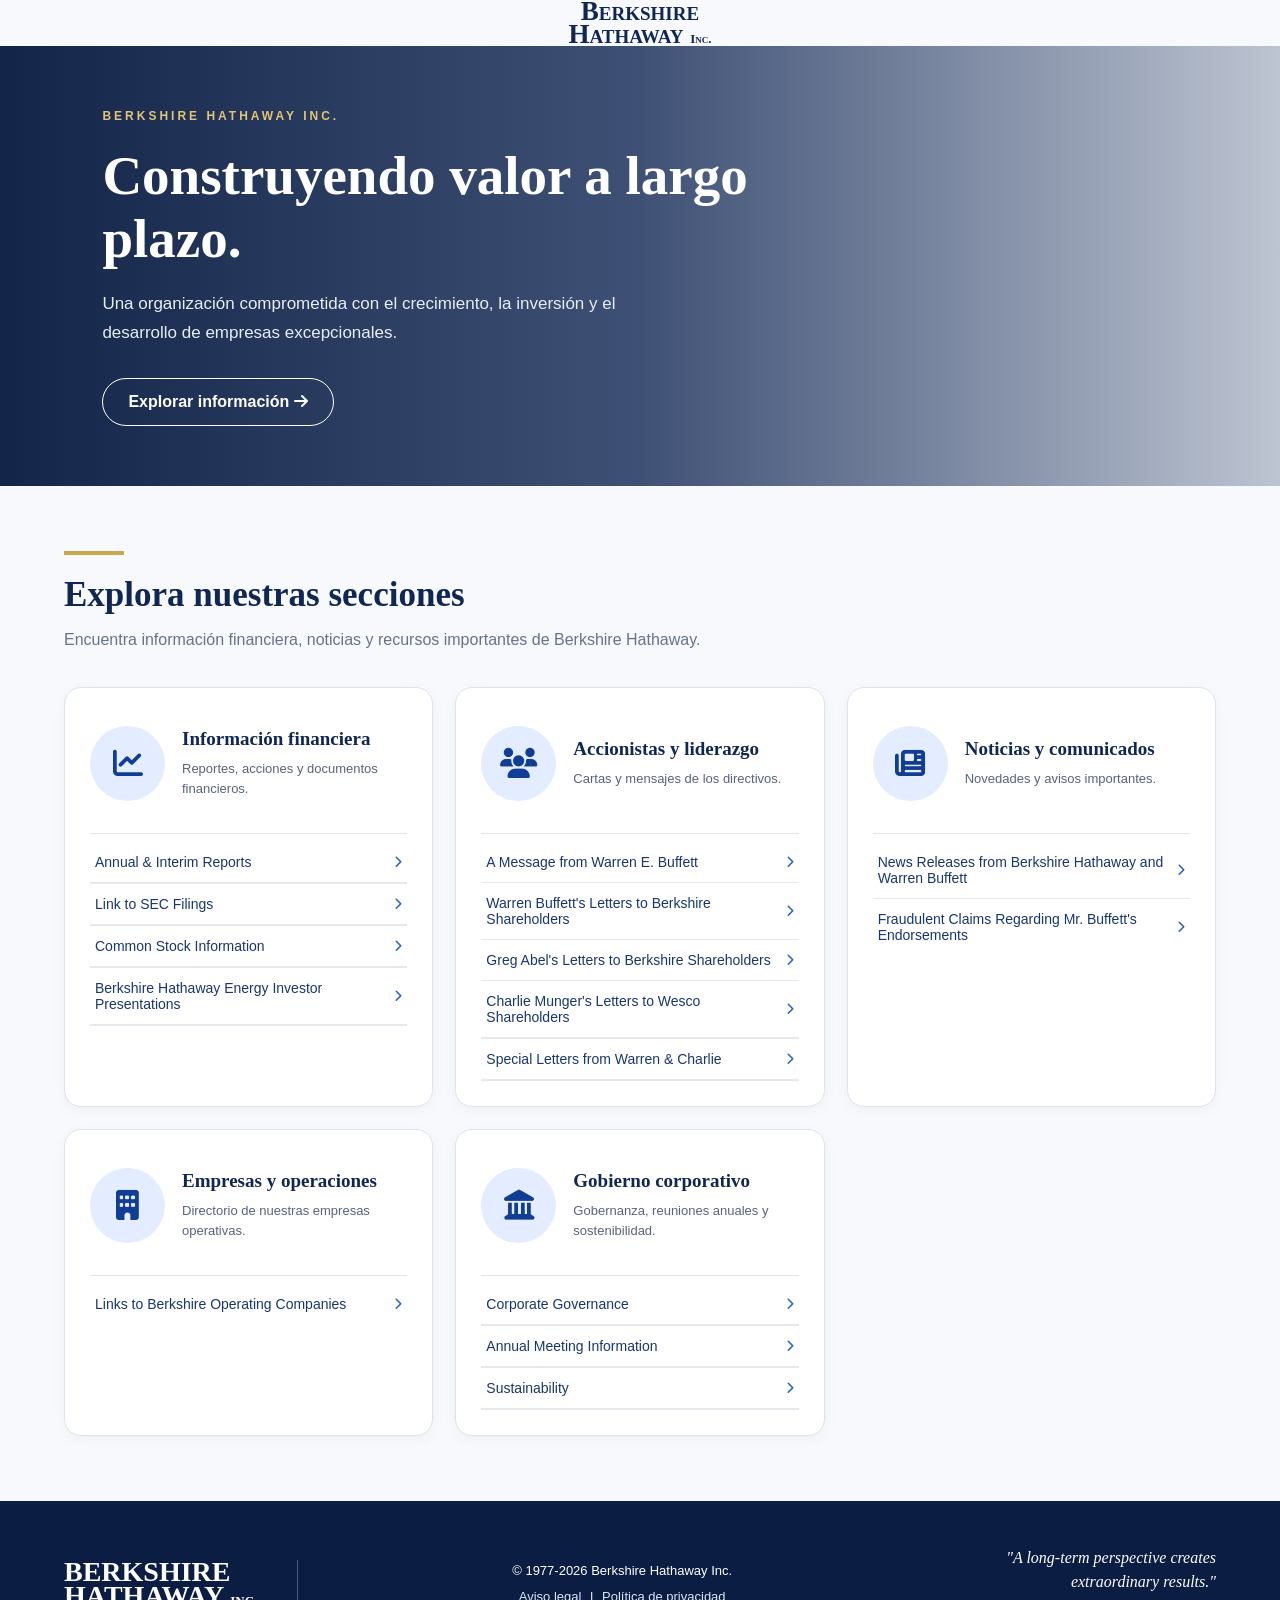
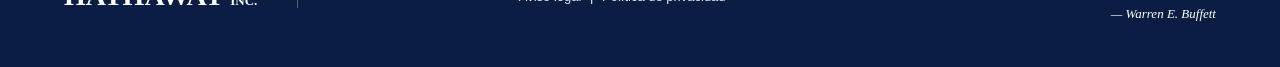
<file: index.html>
<!DOCTYPE html>
<html lang="es">
<head>
    <meta charset="UTF-8">
    <meta name="viewport" content="width=device-width, initial-scale=1.0">

    <title>Berkshire Hathaway | Inicio</title>

    <link rel="stylesheet" href="styles.css">

    <!-- Iconos -->
    <link rel="stylesheet"
          href="https://cdnjs.cloudflare.com/ajax/libs/font-awesome/6.5.0/css/all.min.css">

    <!-- Estilos adicionales para los menús desplegables -->
    <style>
        .resource-dropdown {
            border-bottom: 1px solid #e5e7eb;
        }

        .resource-dropdown summary {
            list-style: none;
            cursor: pointer;
        }

        .resource-dropdown summary::-webkit-details-marker {
            display: none;
        }

        .resource-dropdown summary .fa-chevron-right {
            transition: transform 0.25s ease;
        }

        .resource-dropdown[open] summary .fa-chevron-right {
            transform: rotate(90deg);
        }

        .dropdown-items {
            padding: 0 15px 10px 15px;
        }

        .dropdown-items a {
            display: flex;
            justify-content: space-between;
            align-items: center;
            padding: 9px 0;
            color: #526176;
            text-decoration: none;
            font-size: 13px;
            border-bottom: 1px solid #edf0f4;
        }

        .dropdown-items a:last-child {
            border-bottom: none;
        }

        .dropdown-items a:hover {
            color: #bd9137;
        }

        .dropdown-items a i {
            color: #bd9137;
            margin-left: 10px;
        }
    </style>
</head>

<body>

   <!-- ENCABEZADO -->
<header class="header">
    <div class="logo">
        <h1>Berkshire<br>Hathaway <span>Inc.</span></h1>
    </div>
</header>

    <!-- PORTADA -->
    <section class="hero" id="inicio">
        <div class="hero-content">
            <span class="hero-label">BERKSHIRE HATHAWAY INC.</span>

            <h2>Construyendo valor a largo plazo.</h2>

            <p>
                Una organización comprometida con el crecimiento,
                la inversión y el desarrollo de empresas excepcionales.
            </p>

            <a href="#categorias" class="hero-button">
                Explorar información
                <i class="fa-solid fa-arrow-right"></i>
            </a>
        </div>
    </section>


    <!-- CATEGORÍAS -->
    <main class="main-content" id="categorias">

        <div class="section-heading">
            <span class="gold-line"></span>
            <h2>Explora nuestras secciones</h2>
            <p>
                Encuentra información financiera, noticias y recursos
                importantes de Berkshire Hathaway.
            </p>
        </div>


        <div class="categories-grid">

            <!-- INFORMACIÓN FINANCIERA -->
            <article class="category-card" id="finanzas">

                <div class="category-header">
                    <div class="category-icon">
                        <i class="fa-solid fa-chart-line"></i>
                    </div>

                    <div>
                        <h3>Información financiera</h3>
                        <p>Reportes, acciones y documentos financieros.</p>
                    </div>
                </div>

                <div class="links-list">

                    <!-- INFORMES FINANCIEROS -->
                    <details class="resource-dropdown">
                        <summary class="resource-link">
                            Annual & Interim Reports
                            <i class="fa-solid fa-chevron-right"></i>
                        </summary>

                        <div class="dropdown-items">
                            <a href="https://www.berkshirehathaway.com/reports.html"
                               target="_blank" rel="noopener noreferrer">
                                Annual Reports
                                <i class="fa-solid fa-file-pdf"></i>
                            </a>

                            <a href="https://www.berkshirehathaway.com/reports.html"
                               target="_blank" rel="noopener noreferrer">
                                Interim Reports
                                <i class="fa-solid fa-file-pdf"></i>
                            </a>
                        </div>
                    </details>

                    <!-- DOCUMENTOS SEC -->
                    <details class="resource-dropdown">
                        <summary class="resource-link">
                            Link to SEC Filings
                            <i class="fa-solid fa-chevron-right"></i>
                        </summary>

                        <div class="dropdown-items">
                            <a href="https://www.sec.gov/edgar/search/"
                               target="_blank" rel="noopener noreferrer">
                                SEC Company Filings
                                <i class="fa-solid fa-arrow-up-right-from-square"></i>
                            </a>
                        </div>
                    </details>

                    <!-- INFORMACIÓN DE ACCIONES -->
                    <details class="resource-dropdown">
                        <summary class="resource-link">
                            Common Stock Information
                            <i class="fa-solid fa-chevron-right"></i>
                        </summary>

                        <div class="dropdown-items">
                            <a href="https://www.berkshirehathaway.com/brkshareholderinfo/brkshareholderinfo.html"
                               target="_blank" rel="noopener noreferrer">
                                Shareholder Information
                                <i class="fa-solid fa-arrow-up-right-from-square"></i>
                            </a>
                        </div>
                    </details>

                    <!-- PRESENTACIONES DE BHE -->
                    <details class="resource-dropdown">
                        <summary class="resource-link">
                            Berkshire Hathaway Energy Investor Presentations
                            <i class="fa-solid fa-chevron-right"></i>
                        </summary>

                        <div class="dropdown-items">
                            <a href="https://www.berkshirehathaway.com/bhenergy/bhenergypresentations.html"
                               target="_blank" rel="noopener noreferrer">
                                Investor Presentations
                                <i class="fa-solid fa-file-pdf"></i>
                            </a>
                        </div>
                    </details>

                </div>

            </article>


            <!-- ACCIONISTAS Y LIDERAZGO -->
            <article class="category-card" id="accionistas">

                <div class="category-header">
                    <div class="category-icon">
                        <i class="fa-solid fa-users"></i>
                    </div>

                    <div>
                        <h3>Accionistas y liderazgo</h3>
                        <p>Cartas y mensajes de los directivos.</p>
                    </div>
                </div>

                <div class="links-list">

                    <a href="https://www.berkshirehathaway.com/message.html"
                       target="_blank" rel="noopener noreferrer"
                       class="resource-link">
                        A Message from Warren E. Buffett
                        <i class="fa-solid fa-chevron-right"></i>
                    </a>

                    <a href="shareholder-letters.html"
                       class="resource-link">
                        Warren Buffett's Letters to Berkshire Shareholders
                        <i class="fa-solid fa-chevron-right"></i>
                    </a>

                    <a href="https://www.berkshirehathaway.com/letters/2025ltr.pdf"
                       target="_blank" rel="noopener noreferrer"
                       class="resource-link">
                        Greg Abel's Letters to Berkshire Shareholders
                        <i class="fa-solid fa-chevron-right"></i>
                    </a>


                    <!-- CHARLIE MUNGER: DESPLEGABLE -->
                    <details class="resource-dropdown">

                        <summary class="resource-link">
                            Charlie Munger's Letters to Wesco Shareholders
                            <i class="fa-solid fa-chevron-right"></i>
                        </summary>

                        <div class="dropdown-items">

                            <a href="https://www.berkshirehathaway.com/wesco/cm2009.pdf"
                               target="_blank" rel="noopener noreferrer">
                                2009 Letter <i class="fa-solid fa-file-pdf"></i>
                            </a>

                            <a href="https://www.berkshirehathaway.com/wesco/cm2008.pdf"
                               target="_blank" rel="noopener noreferrer">
                                2008 Letter <i class="fa-solid fa-file-pdf"></i>
                            </a>

                            <a href="https://www.berkshirehathaway.com/wesco/cm2007.pdf"
                               target="_blank" rel="noopener noreferrer">
                                2007 Letter <i class="fa-solid fa-file-pdf"></i>
                            </a>

                            <a href="https://www.berkshirehathaway.com/wesco/cm2006.pdf"
                               target="_blank" rel="noopener noreferrer">
                                2006 Letter <i class="fa-solid fa-file-pdf"></i>
                            </a>

                            <a href="https://www.berkshirehathaway.com/wesco/cm2005.pdf"
                               target="_blank" rel="noopener noreferrer">
                                2005 Letter <i class="fa-solid fa-file-pdf"></i>
                            </a>

                            <a href="https://www.berkshirehathaway.com/wesco/cm2004.pdf"
                               target="_blank" rel="noopener noreferrer">
                                2004 Letter <i class="fa-solid fa-file-pdf"></i>
                            </a>

                            <a href="https://www.berkshirehathaway.com/wesco/cm2003.pdf"
                               target="_blank" rel="noopener noreferrer">
                                2003 Letter <i class="fa-solid fa-file-pdf"></i>
                            </a>

                            <a href="https://www.berkshirehathaway.com/wesco/cm2002.pdf"
                               target="_blank" rel="noopener noreferrer">
                                2002 Letter <i class="fa-solid fa-file-pdf"></i>
                            </a>

                            <a href="https://www.berkshirehathaway.com/wesco/cm2001.pdf"
                               target="_blank" rel="noopener noreferrer">
                                2001 Letter <i class="fa-solid fa-file-pdf"></i>
                            </a>

                            <a href="https://www.berkshirehathaway.com/wesco/cm2000.pdf"
                               target="_blank" rel="noopener noreferrer">
                                2000 Letter <i class="fa-solid fa-file-pdf"></i>
                            </a>

                            <a href="https://www.berkshirehathaway.com/wesco/cm1999.pdf"
                               target="_blank" rel="noopener noreferrer">
                                1999 Letter <i class="fa-solid fa-file-pdf"></i>
                            </a>

                            <a href="https://www.berkshirehathaway.com/wesco/cm1998.pdf"
                               target="_blank" rel="noopener noreferrer">
                                1998 Letter <i class="fa-solid fa-file-pdf"></i>
                            </a>

                            <a href="https://www.berkshirehathaway.com/wesco/cm1997.pdf"
                               target="_blank" rel="noopener noreferrer">
                                1997 Letter <i class="fa-solid fa-file-pdf"></i>
                            </a>

                        </div>
                    </details>


                    <!-- SPECIAL LETTERS: DESPLEGABLE -->
                    <details class="resource-dropdown">

                        <summary class="resource-link">
                            Special Letters from Warren & Charlie
                            <i class="fa-solid fa-chevron-right"></i>
                        </summary>

                        <div class="dropdown-items">

                            <a href="https://www.berkshirehathaway.com/SpecialLetters/WEB%20past%20present%20future%202014.pdf"
                               target="_blank" rel="noopener noreferrer">
                                Warren's Letter – 2014
                                <i class="fa-solid fa-file-pdf"></i>
                            </a>

                            <a href="https://www.berkshirehathaway.com/SpecialLetters/CTM%20past%20present%20future%202014.pdf"
                               target="_blank" rel="noopener noreferrer">
                                Charlie's Letter – 2014
                                <i class="fa-solid fa-file-pdf"></i>
                            </a>

                        </div>
                    </details>

                </div>

            </article>


            <!-- NOTICIAS -->
            <article class="category-card" id="noticias">

                <div class="category-header">
                    <div class="category-icon">
                        <i class="fa-solid fa-newspaper"></i>
                    </div>

                    <div>
                        <h3>Noticias y comunicados</h3>
                        <p>Novedades y avisos importantes.</p>
                    </div>
                </div>

                <div class="links-list">

                    <a href="https://www.berkshirehathaway.com/news/2026news.html"
                       target="_blank" rel="noopener noreferrer"
                       class="resource-link">
                        News Releases from Berkshire Hathaway and Warren Buffett
                        <i class="fa-solid fa-chevron-right"></i>
                    </a>

                    <a href="https://www.berkshirehathaway.com/webfraud.pdf"
                       target="_blank" rel="noopener noreferrer"
                       class="resource-link">
                        Fraudulent Claims Regarding Mr. Buffett's Endorsements
                        <i class="fa-solid fa-chevron-right"></i>
                    </a>

                </div>

            </article>


            <!-- EMPRESAS -->
            <article class="category-card" id="empresas">

                <div class="category-header">
                    <div class="category-icon">
                        <i class="fa-solid fa-building"></i>
                    </div>

                    <div>
                        <h3>Empresas y operaciones</h3>
                        <p>Directorio de nuestras empresas operativas.</p>
                    </div>
                </div>

                <div class="links-list">

                    <a href="https://www.berkshirehathaway.com/subs/sublinks.html"
                       target="_blank" rel="noopener noreferrer"
                       class="resource-link">
                        Links to Berkshire Operating Companies
                        <i class="fa-solid fa-chevron-right"></i>
                    </a>

                </div>

            </article>


            <!-- GOBIERNO CORPORATIVO -->
            <article class="category-card" id="gobierno">

                <div class="category-header">
                    <div class="category-icon">
                        <i class="fa-solid fa-landmark"></i>
                    </div>

                    <div>
                        <h3>Gobierno corporativo</h3>
                        <p>Gobernanza, reuniones anuales y sostenibilidad.</p>
                    </div>
                </div>

                <div class="links-list">

                    <!-- DOCUMENTOS DE GOBIERNO CORPORATIVO -->
                    <details class="resource-dropdown">
                        <summary class="resource-link">
                            Corporate Governance
                            <i class="fa-solid fa-chevron-right"></i>
                        </summary>

                        <div class="dropdown-items">

                            <a href="https://www.berkshirehathaway.com/govern/govern.html"
                               target="_blank" rel="noopener noreferrer">
                                Corporate Governance Guidelines
                                <i class="fa-solid fa-arrow-up-right-from-square"></i>
                            </a>

                            <a href="https://www.berkshirehathaway.com/govern/govern.html"
                               target="_blank" rel="noopener noreferrer">
                                Code of Business Conduct and Ethics
                                <i class="fa-solid fa-arrow-up-right-from-square"></i>
                            </a>

                            <a href="https://www.berkshirehathaway.com/govern/govern.html"
                               target="_blank" rel="noopener noreferrer">
                                Insider Trading Policy
                                <i class="fa-solid fa-arrow-up-right-from-square"></i>
                            </a>

                            <a href="https://www.berkshirehathaway.com/govern/govern.html"
                               target="_blank" rel="noopener noreferrer">
                                Audit Committee Charter
                                <i class="fa-solid fa-arrow-up-right-from-square"></i>
                            </a>

                            <a href="https://www.berkshirehathaway.com/govern/govern.html"
                               target="_blank" rel="noopener noreferrer">
                                Governance, Compensation and Nominating Committee Charter
                                <i class="fa-solid fa-arrow-up-right-from-square"></i>
                            </a>

                        </div>
                    </details>

                    <!-- REUNIÓN ANUAL -->
                    <details class="resource-dropdown">
                        <summary class="resource-link">
                            Annual Meeting Information
                            <i class="fa-solid fa-chevron-right"></i>
                        </summary>

                        <div class="dropdown-items">
                            <a href="https://www.berkshirehathaway.com/sharehold.html"
                               target="_blank" rel="noopener noreferrer">
                                Annual Meeting Information
                                <i class="fa-solid fa-arrow-up-right-from-square"></i>
                            </a>
                        </div>
                    </details>

                    <!-- SOSTENIBILIDAD -->
                    <details class="resource-dropdown">
                        <summary class="resource-link">
                            Sustainability
                            <i class="fa-solid fa-chevron-right"></i>
                        </summary>

                        <div class="dropdown-items">
                            <a href="https://www.berkshirehathaway.com/sustainability/sustainabilityintro.html"
                               target="_blank" rel="noopener noreferrer">
                                Sustainability Information
                                <i class="fa-solid fa-arrow-up-right-from-square"></i>
                            </a>
                        </div>
                    </details>

                </div>

            </article>

        </div>
    </main>


    <!-- PIE DE PÁGINA -->
    <footer class="footer">

        <div class="footer-logo">
            <h2>BERKSHIRE<br>HATHAWAY <span>INC.</span></h2>
        </div>

        <div class="footer-info">
            <p>© 1977-2026 Berkshire Hathaway Inc.</p>

            <a href="https://www.berkshirehathaway.com/webpolicies.html"
               target="_blank" rel="noopener noreferrer">
                Aviso legal
            </a>

            <span>|</span>

            <a href="https://www.berkshirehathaway.com/webpolicies.html"
               target="_blank" rel="noopener noreferrer">
                Política de privacidad
            </a>
        </div>

        <div class="footer-quote">
            <p>"A long-term perspective creates extraordinary results."</p>
            <span>— Warren E. Buffett</span>
        </div>

    </footer>

</body>
</html>
</file>
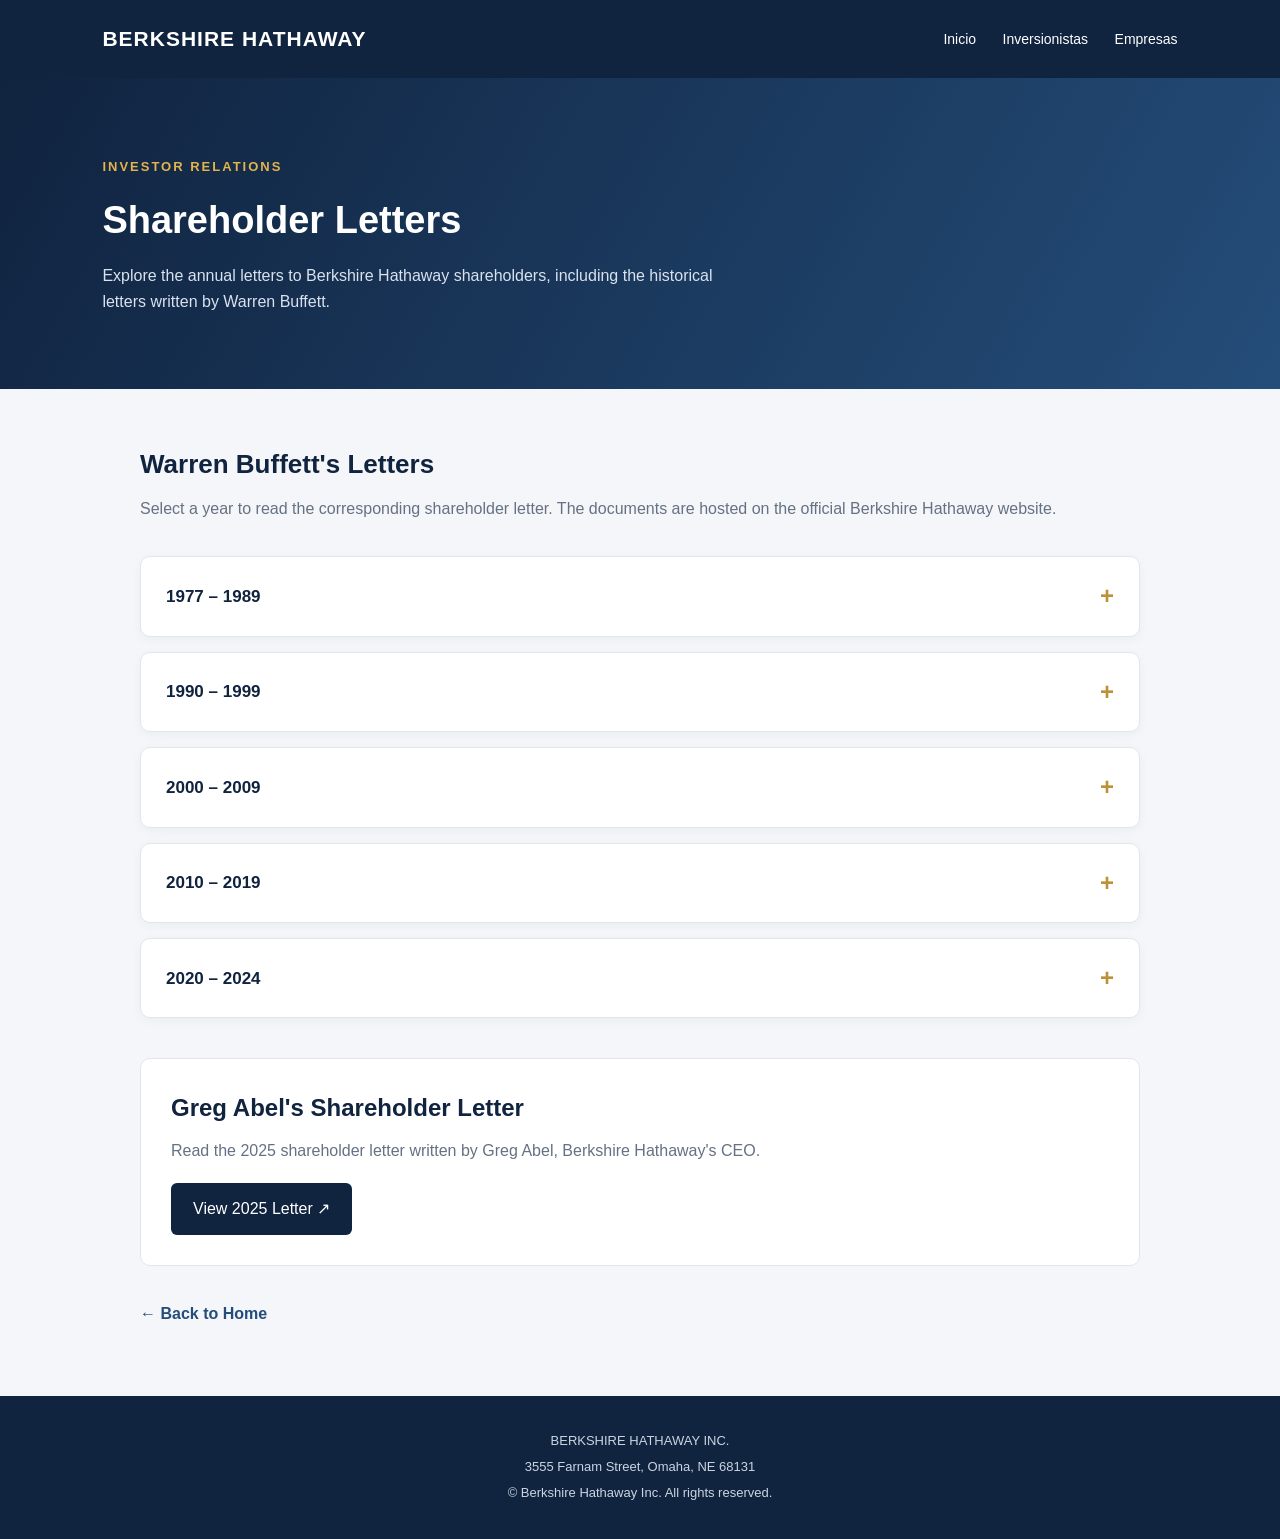
<file: shareholder-letters.html>
<!DOCTYPE html>
<html lang="es">
<head>
    <meta charset="UTF-8">
    <meta name="viewport" content="width=device-width, initial-scale=1.0">
    <title>Shareholder Letters | Berkshire Hathaway</title>

    <style>
        * {
            margin: 0;
            padding: 0;
            box-sizing: border-box;
        }

        body {
            font-family: Arial, Helvetica, sans-serif;
            background: #f4f6f9;
            color: #202b3c;
            line-height: 1.6;
        }

        header {
            background: #10233f;
            color: white;
            padding: 22px 8%;
            display: flex;
            justify-content: space-between;
            align-items: center;
            flex-wrap: wrap;
            gap: 15px;
        }

        .logo {
            font-size: 21px;
            font-weight: bold;
            letter-spacing: 1px;
        }

        nav a {
            color: white;
            text-decoration: none;
            margin-left: 22px;
            font-size: 14px;
            transition: color 0.3s;
        }

        nav a:hover {
            color: #e3b34c;
        }

        .hero {
            background: linear-gradient(120deg, #10233f, #244d79);
            color: white;
            padding: 75px 8%;
        }

        .hero span {
            color: #e3b34c;
            font-size: 13px;
            font-weight: bold;
            letter-spacing: 2px;
            text-transform: uppercase;
        }

        .hero h1 {
            font-size: 38px;
            margin: 12px 0;
        }

        .hero p {
            max-width: 650px;
            color: #d9e2ee;
            font-size: 16px;
        }

        main {
            max-width: 1050px;
            margin: 55px auto;
            padding: 0 25px;
        }

        .intro {
            margin-bottom: 35px;
        }

        .intro h2 {
            font-size: 26px;
            color: #10233f;
            margin-bottom: 10px;
        }

        .intro p {
            color: #657184;
        }

        .year-group {
            background: white;
            border-radius: 10px;
            margin-bottom: 15px;
            border: 1px solid #e1e6ed;
            overflow: hidden;
            box-shadow: 0 3px 12px rgba(0,0,0,0.04);
        }

        .year-group summary {
            cursor: pointer;
            padding: 20px 25px;
            font-size: 17px;
            font-weight: bold;
            color: #10233f;
            list-style: none;
            display: flex;
            justify-content: space-between;
            align-items: center;
        }

        .year-group summary::-webkit-details-marker {
            display: none;
        }

        .year-group summary::after {
            content: "+";
            font-size: 24px;
            color: #bd9137;
        }

        .year-group[open] summary::after {
            content: "−";
        }

        .year-group summary:hover {
            background: #f8fafc;
        }

        .years {
            padding: 5px 25px 25px;
            display: grid;
            grid-template-columns: repeat(auto-fill, minmax(130px, 1fr));
            gap: 12px;
        }

        .year-link {
            display: flex;
            justify-content: space-between;
            align-items: center;
            padding: 13px 16px;
            background: #f4f6f9;
            border: 1px solid #e1e6ed;
            border-radius: 7px;
            color: #244d79;
            font-weight: bold;
            text-decoration: none;
            transition: all 0.25s ease;
        }

        .year-link:hover {
            background: #10233f;
            color: white;
            transform: translateY(-2px);
        }

        .year-link span {
            font-size: 12px;
        }

        .greg-section {
            background: white;
            padding: 30px;
            border-radius: 10px;
            margin-top: 40px;
            border: 1px solid #e1e6ed;
        }

        .greg-section h2 {
            color: #10233f;
            margin-bottom: 10px;
        }

        .greg-section p {
            color: #657184;
            margin-bottom: 20px;
        }

        .greg-link {
            display: inline-block;
            background: #10233f;
            color: white;
            padding: 13px 22px;
            text-decoration: none;
            border-radius: 6px;
            transition: background 0.3s;
        }

        .greg-link:hover {
            background: #244d79;
        }

        .back-link {
            display: inline-block;
            margin-top: 35px;
            color: #244d79;
            text-decoration: none;
            font-weight: bold;
        }

        .back-link:hover {
            text-decoration: underline;
        }

        footer {
            background: #10233f;
            color: #cbd5e1;
            text-align: center;
            padding: 30px 20px;
            margin-top: 70px;
            font-size: 13px;
        }

        footer p {
            margin: 5px 0;
        }

        @media (max-width: 650px) {
            header {
                flex-direction: column;
                align-items: flex-start;
            }

            nav a {
                margin: 0 12px 0 0;
            }

            .hero h1 {
                font-size: 29px;
            }

            .years {
                grid-template-columns: repeat(2, 1fr);
            }
        }
    </style>
</head>

<body>

    <header>
        <div class="logo">BERKSHIRE HATHAWAY</div>

        <nav>
            <a href="index.html">Inicio</a>
            <a href="index.html#inversionistas">Inversionistas</a>
            <a href="index.html#empresas">Empresas</a>
        </nav>
    </header>

    <section class="hero">
        <span>Investor Relations</span>
        <h1>Shareholder Letters</h1>
        <p>
            Explore the annual letters to Berkshire Hathaway shareholders,
            including the historical letters written by Warren Buffett.
        </p>
    </section>

    <main>

        <section class="intro">
            <h2>Warren Buffett's Letters</h2>
            <p>
                Select a year to read the corresponding shareholder letter.
                The documents are hosted on the official Berkshire Hathaway website.
            </p>
        </section>

        <!-- 1977 - 1989 -->
        <details class="year-group">
            <summary>1977 – 1989</summary>
            <div class="years">
                <a class="year-link" href="https://www.berkshirehathaway.com/letters/1977.html" target="_blank">1977 <span>↗</span></a>
                <a class="year-link" href="https://www.berkshirehathaway.com/letters/1978.html" target="_blank">1978 <span>↗</span></a>
                <a class="year-link" href="https://www.berkshirehathaway.com/letters/1979.html" target="_blank">1979 <span>↗</span></a>
                <a class="year-link" href="https://www.berkshirehathaway.com/letters/1980.html" target="_blank">1980 <span>↗</span></a>
                <a class="year-link" href="https://www.berkshirehathaway.com/letters/1981.html" target="_blank">1981 <span>↗</span></a>
                <a class="year-link" href="https://www.berkshirehathaway.com/letters/1982.html" target="_blank">1982 <span>↗</span></a>
                <a class="year-link" href="https://www.berkshirehathaway.com/letters/1983.html" target="_blank">1983 <span>↗</span></a>
                <a class="year-link" href="https://www.berkshirehathaway.com/letters/1984.html" target="_blank">1984 <span>↗</span></a>
                <a class="year-link" href="https://www.berkshirehathaway.com/letters/1985.html" target="_blank">1985 <span>↗</span></a>
                <a class="year-link" href="https://www.berkshirehathaway.com/letters/1986.html" target="_blank">1986 <span>↗</span></a>
                <a class="year-link" href="https://www.berkshirehathaway.com/letters/1987.html" target="_blank">1987 <span>↗</span></a>
                <a class="year-link" href="https://www.berkshirehathaway.com/letters/1988.html" target="_blank">1988 <span>↗</span></a>
                <a class="year-link" href="https://www.berkshirehathaway.com/letters/1989.html" target="_blank">1989 <span>↗</span></a>
            </div>
        </details>

        <!-- 1990 - 1999 -->
        <details class="year-group">
            <summary>1990 – 1999</summary>
            <div class="years">
                <a class="year-link" href="https://www.berkshirehathaway.com/letters/1990.html" target="_blank">1990 <span>↗</span></a>
                <a class="year-link" href="https://www.berkshirehathaway.com/letters/1991.html" target="_blank">1991 <span>↗</span></a>
                <a class="year-link" href="https://www.berkshirehathaway.com/letters/1992.html" target="_blank">1992 <span>↗</span></a>
                <a class="year-link" href="https://www.berkshirehathaway.com/letters/1993.html" target="_blank">1993 <span>↗</span></a>
                <a class="year-link" href="https://www.berkshirehathaway.com/letters/1994.html" target="_blank">1994 <span>↗</span></a>
                <a class="year-link" href="https://www.berkshirehathaway.com/letters/1995.html" target="_blank">1995 <span>↗</span></a>
                <a class="year-link" href="https://www.berkshirehathaway.com/letters/1996.html" target="_blank">1996 <span>↗</span></a>
                <a class="year-link" href="https://www.berkshirehathaway.com/letters/1997.html" target="_blank">1997 <span>↗</span></a>
                <a class="year-link" href="https://www.berkshirehathaway.com/letters/1998.html" target="_blank">1998 <span>↗</span></a>
                <a class="year-link" href="https://www.berkshirehathaway.com/letters/1999.html" target="_blank">1999 <span>↗</span></a>
            </div>
        </details>

        <!-- 2000 - 2009 -->
        <details class="year-group">
            <summary>2000 – 2009</summary>
            <div class="years">
                <a class="year-link" href="https://www.berkshirehathaway.com/letters/2000.html" target="_blank">2000 <span>↗</span></a>
                <a class="year-link" href="https://www.berkshirehathaway.com/letters/2001.html" target="_blank">2001 <span>↗</span></a>
                <a class="year-link" href="https://www.berkshirehathaway.com/letters/2002.html" target="_blank">2002 <span>↗</span></a>
                <a class="year-link" href="https://www.berkshirehathaway.com/letters/2003ltr.pdf" target="_blank">2003 <span>PDF ↗</span></a>
                <a class="year-link" href="https://www.berkshirehathaway.com/letters/2004ltr.pdf" target="_blank">2004 <span>PDF ↗</span></a>
                <a class="year-link" href="https://www.berkshirehathaway.com/letters/2005ltr.pdf" target="_blank">2005 <span>PDF ↗</span></a>
                <a class="year-link" href="https://www.berkshirehathaway.com/letters/2006ltr.pdf" target="_blank">2006 <span>PDF ↗</span></a>
                <a class="year-link" href="https://www.berkshirehathaway.com/letters/2007ltr.pdf" target="_blank">2007 <span>PDF ↗</span></a>
                <a class="year-link" href="https://www.berkshirehathaway.com/letters/2008ltr.pdf" target="_blank">2008 <span>PDF ↗</span></a>
                <a class="year-link" href="https://www.berkshirehathaway.com/letters/2009ltr.pdf" target="_blank">2009 <span>PDF ↗</span></a>
            </div>
        </details>

        <!-- 2010 - 2019 -->
        <details class="year-group">
            <summary>2010 – 2019</summary>
            <div class="years">
                <a class="year-link" href="https://www.berkshirehathaway.com/letters/2010ltr.pdf" target="_blank">2010 <span>PDF ↗</span></a>
                <a class="year-link" href="https://www.berkshirehathaway.com/letters/2011ltr.pdf" target="_blank">2011 <span>PDF ↗</span></a>
                <a class="year-link" href="https://www.berkshirehathaway.com/letters/2012ltr.pdf" target="_blank">2012 <span>PDF ↗</span></a>
                <a class="year-link" href="https://www.berkshirehathaway.com/letters/2013ltr.pdf" target="_blank">2013 <span>PDF ↗</span></a>
                <a class="year-link" href="https://www.berkshirehathaway.com/letters/2014ltr.pdf" target="_blank">2014 <span>PDF ↗</span></a>
                <a class="year-link" href="https://www.berkshirehathaway.com/letters/2015ltr.pdf" target="_blank">2015 <span>PDF ↗</span></a>
                <a class="year-link" href="https://www.berkshirehathaway.com/letters/2016ltr.pdf" target="_blank">2016 <span>PDF ↗</span></a>
                <a class="year-link" href="https://www.berkshirehathaway.com/letters/2017ltr.pdf" target="_blank">2017 <span>PDF ↗</span></a>
                <a class="year-link" href="https://www.berkshirehathaway.com/letters/2018ltr.pdf" target="_blank">2018 <span>PDF ↗</span></a>
                <a class="year-link" href="https://www.berkshirehathaway.com/letters/2019ltr.pdf" target="_blank">2019 <span>PDF ↗</span></a>
            </div>
        </details>

        <!-- 2020 - 2024 -->
        <details class="year-group">
            <summary>2020 – 2024</summary>
            <div class="years">
                <a class="year-link" href="https://www.berkshirehathaway.com/letters/2020ltr.pdf" target="_blank">2020 <span>PDF ↗</span></a>
                <a class="year-link" href="https://www.berkshirehathaway.com/letters/2021ltr.pdf" target="_blank">2021 <span>PDF ↗</span></a>
                <a class="year-link" href="https://www.berkshirehathaway.com/letters/2022ltr.pdf" target="_blank">2022 <span>PDF ↗</span></a>
                <a class="year-link" href="https://www.berkshirehathaway.com/letters/2023ltr.pdf" target="_blank">2023 <span>PDF ↗</span></a>
                <a class="year-link" href="https://www.berkshirehathaway.com/letters/2024ltr.pdf" target="_blank">2024 <span>PDF ↗</span></a>
            </div>
        </details>

        <!-- Greg Abel -->
        <section class="greg-section">
            <h2>Greg Abel's Shareholder Letter</h2>
            <p>
                Read the 2025 shareholder letter written by Greg Abel,
                Berkshire Hathaway's CEO.
            </p>
            <a class="greg-link"
               href="https://www.berkshirehathaway.com/letters/2025ltr.pdf"
               target="_blank">
                View 2025 Letter ↗
            </a>
        </section>

        <a href="index.html" class="back-link">← Back to Home</a>

    </main>

    <footer>
        <p>BERKSHIRE HATHAWAY INC.</p>
        <p>3555 Farnam Street, Omaha, NE 68131</p>
        <p>© Berkshire Hathaway Inc. All rights reserved.</p>
    </footer>

</body>
</html>
</file>
<file: styles.css>
* {
    margin: 0;
    padding: 0;
    box-sizing: border-box;
}

html {
    scroll-behavior: smooth;
}

body {
    font-family: Arial, Helvetica, sans-serif;
    background-color: #f7f9fc;
    color: #102653;
}


/* Encabezado centrado */
.header {
    display: flex;
    justify-content: center;
    align-items: center;
}

.logo {
    text-align: center;
}

.logo h1,
.footer-logo h2 {
    font-family: Georgia, serif;
    font-size: 27px;
    line-height: 0.85;
    color: #102653;
    font-variant: small-caps;
}

.logo span,
.footer-logo span {
    font-size: 13px;
}

.navbar {
    display: flex;
    align-items: center;
    gap: 25px;
}

.navbar a {
    text-decoration: none;
    color: #172b4d;
    font-weight: 600;
    font-size: 14px;
    transition: color 0.3s;
}

.navbar a:hover,
.navbar .active {
    color: #2463bd;
}

.header-button {
    background-color: #102653;
    color: white;
    text-decoration: none;
    padding: 14px 20px;
    border-radius: 30px;
    font-size: 13px;
    font-weight: bold;
    transition: background 0.3s;
}

.header-button:hover {
    background-color: #2463bd;
}


/* =================================
   PORTADA
================================= */

.hero {
    min-height: 370px;
    display: flex;
    align-items: center;
    padding: 60px 8%;

    background:
        linear-gradient(
            90deg,
            rgba(9, 29, 65, 0.96),
            rgba(16, 38, 83, 0.80),
            rgba(16, 38, 83, 0.25)
        ),
        url("https://images.unsplash.com/photo-1486406146926-c627a92ad1ab")
        center/cover no-repeat;
}

.hero-content {
    max-width: 650px;
    color: white;
}

.hero-label {
    font-size: 12px;
    letter-spacing: 3px;
    color: #e2c477;
    font-weight: bold;
}

.hero h2 {
    font-family: Georgia, serif;
    font-size: clamp(35px, 5vw, 55px);
    margin: 20px 0;
}

.hero p {
    font-size: 17px;
    line-height: 1.7;
    max-width: 550px;
    margin-bottom: 30px;
    color: #e8edf6;
}

.hero-button {
    display: inline-block;
    padding: 14px 25px;
    border: 1px solid white;
    border-radius: 30px;
    color: white;
    text-decoration: none;
    font-weight: bold;
    transition: 0.3s;
}

.hero-button:hover {
    background-color: white;
    color: #102653;
}


.main-content {
    max-width: 1450px;
    margin: auto;
    padding: 65px 5%;
}

.section-heading {
    margin-bottom: 35px;
}

.gold-line {
    display: block;
    width: 60px;
    height: 4px;
    background-color: #c9a84c;
    margin-bottom: 20px;
}

.section-heading h2 {
    font-family: Georgia, serif;
    font-size: 35px;
    margin-bottom: 12px;
    color: #102653;
}

.section-heading p {
    color: #65738b;
    line-height: 1.6;
}


.categories-grid {
    display: grid;
    grid-template-columns: repeat(3, 1fr);
    gap: 22px;
}

.category-card {
    background-color: white;
    border: 1px solid #dce3ed;
    border-radius: 17px;
    padding: 25px;
    box-shadow: 0 4px 15px rgba(16, 38, 83, 0.04);
    transition: transform 0.3s, box-shadow 0.3s;
}

.category-card:hover {
    transform: translateY(-5px);
    box-shadow: 0 10px 25px rgba(16, 38, 83, 0.10);
}

.category-header {
    display: flex;
    align-items: center;
    gap: 17px;
    min-height: 100px;
    margin-bottom: 20px;
}

.category-icon {
    width: 75px;
    height: 75px;
    flex-shrink: 0;
    border-radius: 50%;
    background-color: #e3edff;
    display: flex;
    justify-content: center;
    align-items: center;
    color: #123d94;
    font-size: 30px;
}

.category-header h3 {
    font-family: Georgia, serif;
    font-size: 19px;
    margin-bottom: 9px;
    color: #102653;
}

.category-header p {
    font-size: 13px;
    color: #56647b;
    line-height: 1.5;
}



.links-list {
    border-top: 1px solid #e0e5ed;
    padding-top: 8px;
}

.resource-link {
    display: flex;
    align-items: center;
    justify-content: space-between;
    gap: 12px;

    padding: 12px 5px;

    text-decoration: none;
    color: #18366e;
    font-size: 14px;
    font-weight: 500;

    border-bottom: 1px solid #e6eaf0;
    transition: all 0.3s;
}

.resource-link:last-child {
    border-bottom: none;
}

.resource-link i {
    color: #2463bd;
    font-size: 12px;
    flex-shrink: 0;
    transition: transform 0.3s;
}

.resource-link:hover {
    color: #2463bd;
    padding-left: 12px;
    background-color: #f3f7ff;
}

.resource-link:hover i {
    transform: translateX(5px);
}




.footer {
    background-color: #0b1d43;
    color: white;
    padding: 45px 5%;
    display: flex;
    justify-content: space-between;
    align-items: center;
    gap: 30px;
}

.footer-logo {
    padding-right: 40px;
    border-right: 1px solid #52617e;
}

.footer-logo h2 {
    color: white;
    font-size: 28px;
}

.footer-info {
    text-align: center;
    font-size: 13px;
    line-height: 2;
}

.footer-info a {
    color: #dce5f5;
    text-decoration: none;
    margin: 0 5px;
}

.footer-info a:hover {
    color: #e2c477;
}

.footer-quote {
    max-width: 270px;
    text-align: right;
    font-family: Georgia, serif;
    font-style: italic;
}

.footer-quote p {
    margin-bottom: 10px;
    line-height: 1.5;
}

.footer-quote span {
    font-size: 13px;
}



@media (max-width: 1050px) {

    .header {
        flex-wrap: wrap;
        justify-content: center;
    }

    .navbar {
        flex-wrap: wrap;
        justify-content: center;
    }

    .categories-grid {
        grid-template-columns: repeat(2, 1fr);
    }

    .footer {
        flex-wrap: wrap;
        justify-content: center;
    }
}


@media (max-width: 650px) {

    .header {
        flex-direction: column;
        padding: 25px 15px;
    }

    .logo {
        border-right: none;
        padding-right: 0;
        text-align: center;
    }

    .navbar {
        gap: 15px;
    }

    .navbar a {
        font-size: 12px;
    }

    .header-button {
        text-align: center;
    }

    .hero {
        padding: 50px 7%;
        min-height: 350px;
    }

    .hero h2 {
        font-size: 36px;
    }

    .hero p {
        font-size: 14px;
    }

    .main-content {
        padding: 45px 5%;
    }

    .section-heading h2 {
        font-size: 28px;
    }

    .categories-grid {
        grid-template-columns: 1fr;
    }

    .category-card {
        padding: 20px;
    }

    .footer {
        flex-direction: column;
        text-align: center;
    }

    .footer-logo {
        border-right: none;
        padding-right: 0;
    }

    .footer-quote {
        text-align: center;
    }


    .resource-link {
    position: relative;
    z-index: 10;
    cursor: pointer;
    pointer-events: auto;
}
}
</file>
